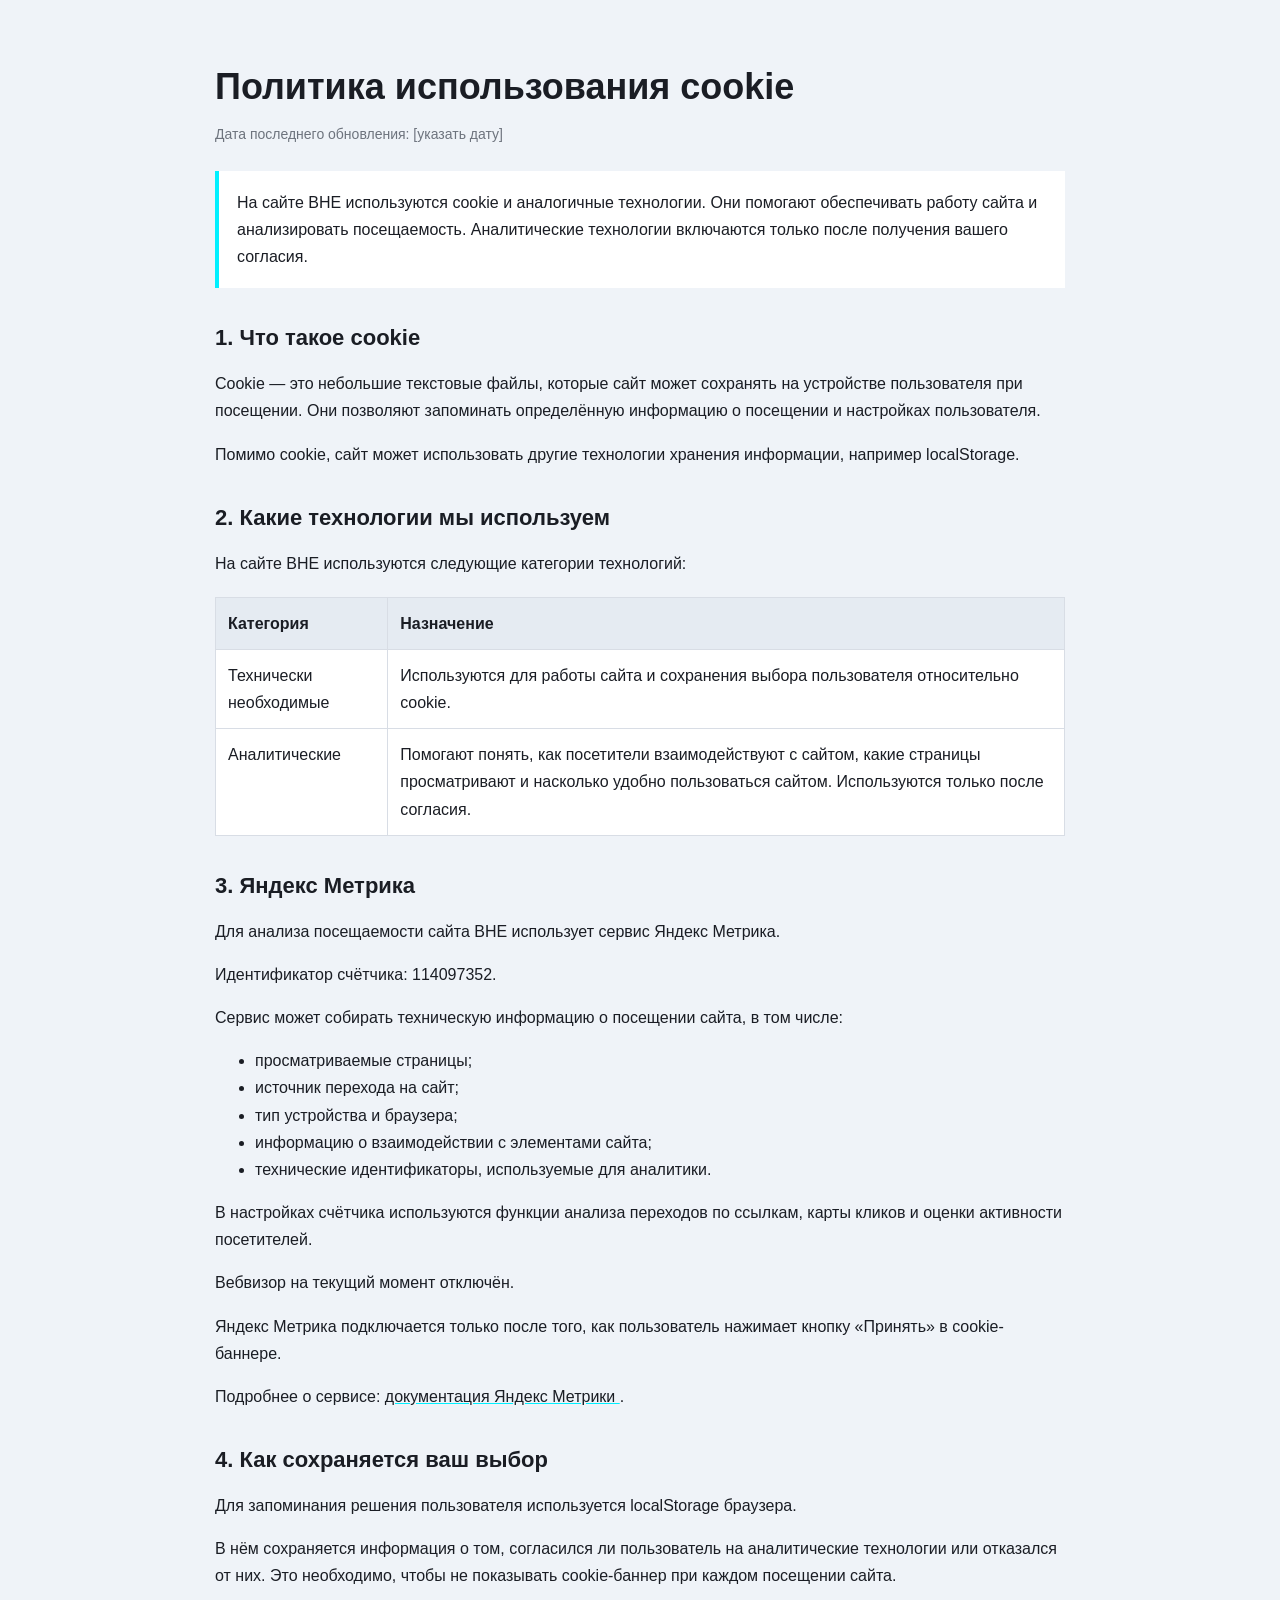
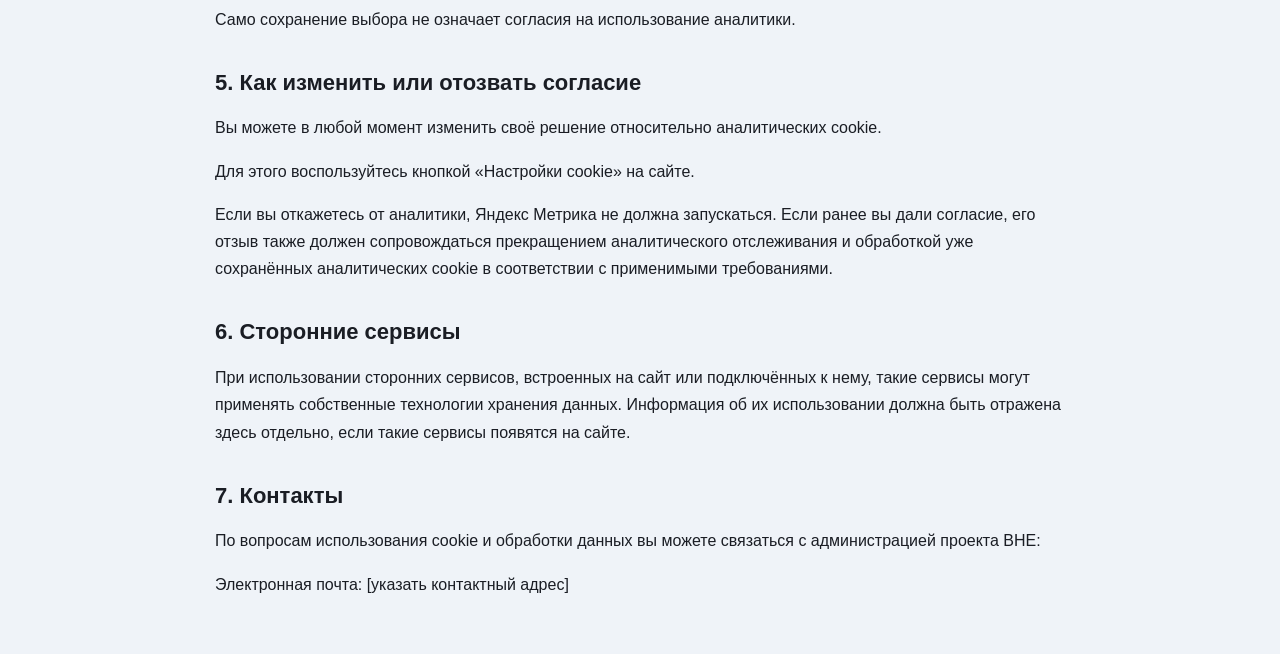
<file: cookie-policy.html>
<!DOCTYPE html>
<html lang="ru">
<head>
  <meta charset="UTF-8">
  <meta name="viewport" content="width=device-width, initial-scale=1.0">

  <title>Политика использования cookie — ВНЕ</title>

  <meta name="description" content="Информация об использовании cookie и Яндекс Метрики на сайте ВНЕ.">

  <link rel="canonical" href="https://vnemedia.ru/cookie-policy.html">
  <link rel="stylesheet" href="/cookie-consent.css">

  <style>
    body {
      margin: 0;
      padding: 40px 20px;
      background: #EFF3F8;
      color: #1A1D24;
      font-family: Arial, sans-serif;
      line-height: 1.7;
    }

    main {
      max-width: 850px;
      margin: 0 auto;
    }

    h1, h2 {
      line-height: 1.25;
    }

    h1 {
      font-size: 36px;
      margin-bottom: 12px;
    }

    h2 {
      font-size: 22px;
      margin-top: 36px;
    }

    a {
      color: #1A1D24;
      text-decoration-color: #00F0FF;
    }

    .updated {
      color: #6D737D;
      font-size: 14px;
    }

    .notice {
      padding: 18px;
      background: #FFFFFF;
      border-left: 4px solid #00F0FF;
      margin: 24px 0;
    }

    table {
      width: 100%;
      border-collapse: collapse;
      margin: 20px 0;
      background: #FFFFFF;
    }

    th, td {
      padding: 12px;
      border: 1px solid #D8DDE5;
      text-align: left;
      vertical-align: top;
    }

    th {
      background: #E5EBF2;
    }

    @media (max-width: 600px) {
      body {
        padding: 24px 16px;
      }

      h1 {
        font-size: 28px;
      }

      table {
        font-size: 13px;
      }
    }
  </style>
</head>

<body>
<main>

  <h1>Политика использования cookie</h1>

  <p class="updated">
    Дата последнего обновления: [указать дату]
  </p>

  <div class="notice">
    На сайте ВНЕ используются cookie и аналогичные технологии.
    Они помогают обеспечивать работу сайта и анализировать
    посещаемость. Аналитические технологии включаются
    только после получения вашего согласия.
  </div>

  <h2>1. Что такое cookie</h2>

  <p>
    Cookie — это небольшие текстовые файлы, которые сайт
    может сохранять на устройстве пользователя при посещении.
    Они позволяют запоминать определённую информацию
    о посещении и настройках пользователя.
  </p>

  <p>
    Помимо cookie, сайт может использовать другие технологии
    хранения информации, например localStorage.
  </p>

  <h2>2. Какие технологии мы используем</h2>

  <p>
    На сайте ВНЕ используются следующие категории технологий:
  </p>

  <table>
    <thead>
      <tr>
        <th>Категория</th>
        <th>Назначение</th>
      </tr>
    </thead>
    <tbody>
      <tr>
        <td>Технически необходимые</td>
        <td>
          Используются для работы сайта и сохранения
          выбора пользователя относительно cookie.
        </td>
      </tr>
      <tr>
        <td>Аналитические</td>
        <td>
          Помогают понять, как посетители взаимодействуют
          с сайтом, какие страницы просматривают и
          насколько удобно пользоваться сайтом.
          Используются только после согласия.
        </td>
      </tr>
    </tbody>
  </table>

  <h2>3. Яндекс Метрика</h2>

  <p>
    Для анализа посещаемости сайта ВНЕ использует
    сервис Яндекс Метрика.
  </p>

  <p>
    Идентификатор счётчика: 114097352.
  </p>

  <p>
    Сервис может собирать техническую информацию
    о посещении сайта, в том числе:
  </p>

  <ul>
    <li>просматриваемые страницы;</li>
    <li>источник перехода на сайт;</li>
    <li>тип устройства и браузера;</li>
    <li>информацию о взаимодействии с элементами сайта;</li>
    <li>технические идентификаторы, используемые для аналитики.</li>
  </ul>

  <p>
    В настройках счётчика используются функции анализа
    переходов по ссылкам, карты кликов и оценки
    активности посетителей.
  </p>

  <p>
    Вебвизор на текущий момент отключён.
  </p>

  <p>
    Яндекс Метрика подключается только после того,
    как пользователь нажимает кнопку «Принять»
    в cookie-баннере.
  </p>

  <p>
    Подробнее о сервисе:
    <a href="https://yandex.ru/support/metrica/">
      документация Яндекс Метрики
    </a>.
  </p>

  <h2>4. Как сохраняется ваш выбор</h2>

  <p>
    Для запоминания решения пользователя используется
    localStorage браузера.
  </p>

  <p>
    В нём сохраняется информация о том, согласился ли
    пользователь на аналитические технологии или отказался
    от них. Это необходимо, чтобы не показывать cookie-баннер
    при каждом посещении сайта.
  </p>

  <p>
    Само сохранение выбора не означает согласия
    на использование аналитики.
  </p>

  <h2>5. Как изменить или отозвать согласие</h2>

  <p>
    Вы можете в любой момент изменить своё решение
    относительно аналитических cookie.
  </p>

  <p>
    Для этого воспользуйтесь кнопкой
    «Настройки cookie» на сайте.
  </p>

  <p>
    Если вы откажетесь от аналитики, Яндекс Метрика
    не должна запускаться. Если ранее вы дали согласие,
    его отзыв также должен сопровождаться прекращением
    аналитического отслеживания и обработкой уже
    сохранённых аналитических cookie в соответствии
    с применимыми требованиями.
  </p>

  <h2>6. Сторонние сервисы</h2>

  <p>
    При использовании сторонних сервисов, встроенных
    на сайт или подключённых к нему, такие сервисы
    могут применять собственные технологии хранения
    данных. Информация об их использовании должна
    быть отражена здесь отдельно, если такие сервисы
    появятся на сайте.
  </p>

  <h2>7. Контакты</h2>

  <p>
    По вопросам использования cookie и обработки данных
    вы можете связаться с администрацией проекта ВНЕ:
  </p>

  <p>
    Электронная почта: [указать контактный адрес]
  </p>

</main>

<div id="vne-cookie-banner"></div>

<button id="vne-cookie-settings" type="button">
  Настройки cookie
</button>

<script src="/cookie-consent.js"></script>

</body>
</html>
</file>
<file: cookie-consent.css>
#vne-cookie-banner {
  position: fixed;
  z-index: 99999;
  left: 24px;
  right: 24px;
  bottom: 24px;
  max-width: 560px;
  padding: 24px;
  background: #EFF3F8;
  color: #1A1D24;
  border: 1px solid rgba(26, 29, 36, .12);
  border-radius: 12px;
  box-shadow: 0 12px 40px rgba(0, 0, 0, .18);
  font-family: "Vela Sans", Arial, sans-serif;
  display: none;
}

#vne-cookie-banner.visible {
  display: block;
  animation: vne-cookie-in .3s ease-out;
}

@keyframes vne-cookie-in {
  from {
    opacity: 0;
    transform: translateY(12px);
  }
  to {
    opacity: 1;
    transform: translateY(0);
  }
}

.vne-cookie-title {
  font-family: "Stolzl", Arial, sans-serif;
  font-size: 18px;
  margin: 0 0 12px;
  font-weight: 600;
}

.vne-cookie-description {
  font-size: 14px;
  line-height: 1.6;
  margin: 0 0 18px;
}

.vne-cookie-description a {
  color: #1A1D24;
  text-decoration: underline;
  text-underline-offset: 3px;
}

.vne-cookie-actions {
  display: flex;
  gap: 10px;
  flex-wrap: wrap;
}

.vne-cookie-button {
  flex: 1;
  min-width: 130px;
  border: 1px solid #1A1D24;
  border-radius: 6px;
  padding: 12px 16px;
  font-size: 13px;
  font-weight: 600;
  cursor: pointer;
  transition: .2s ease;
}

.vne-cookie-accept {
  background: #00F0FF;
  color: #1A1D24;
  border-color: #00F0FF;
}

.vne-cookie-reject {
  background: transparent;
  color: #1A1D24;
}

.vne-cookie-button:hover {
  opacity: .8;
}

#vne-cookie-settings {
  position: fixed;
  z-index: 99998;
  right: 20px;
  bottom: 20px;
  display: none;
  border: 1px solid #1A1D24;
  border-radius: 6px;
  padding: 10px 14px;
  background: #EFF3F8;
  color: #1A1D24;
  font-size: 12px;
  cursor: pointer;
}

#vne-cookie-settings.visible {
  display: block;
}

@media (max-width: 600px) {
  #vne-cookie-banner {
    left: 12px;
    right: 12px;
    bottom: 12px;
    padding: 18px;
  }

  .vne-cookie-actions {
    flex-direction: column;
  }
}
</file>
